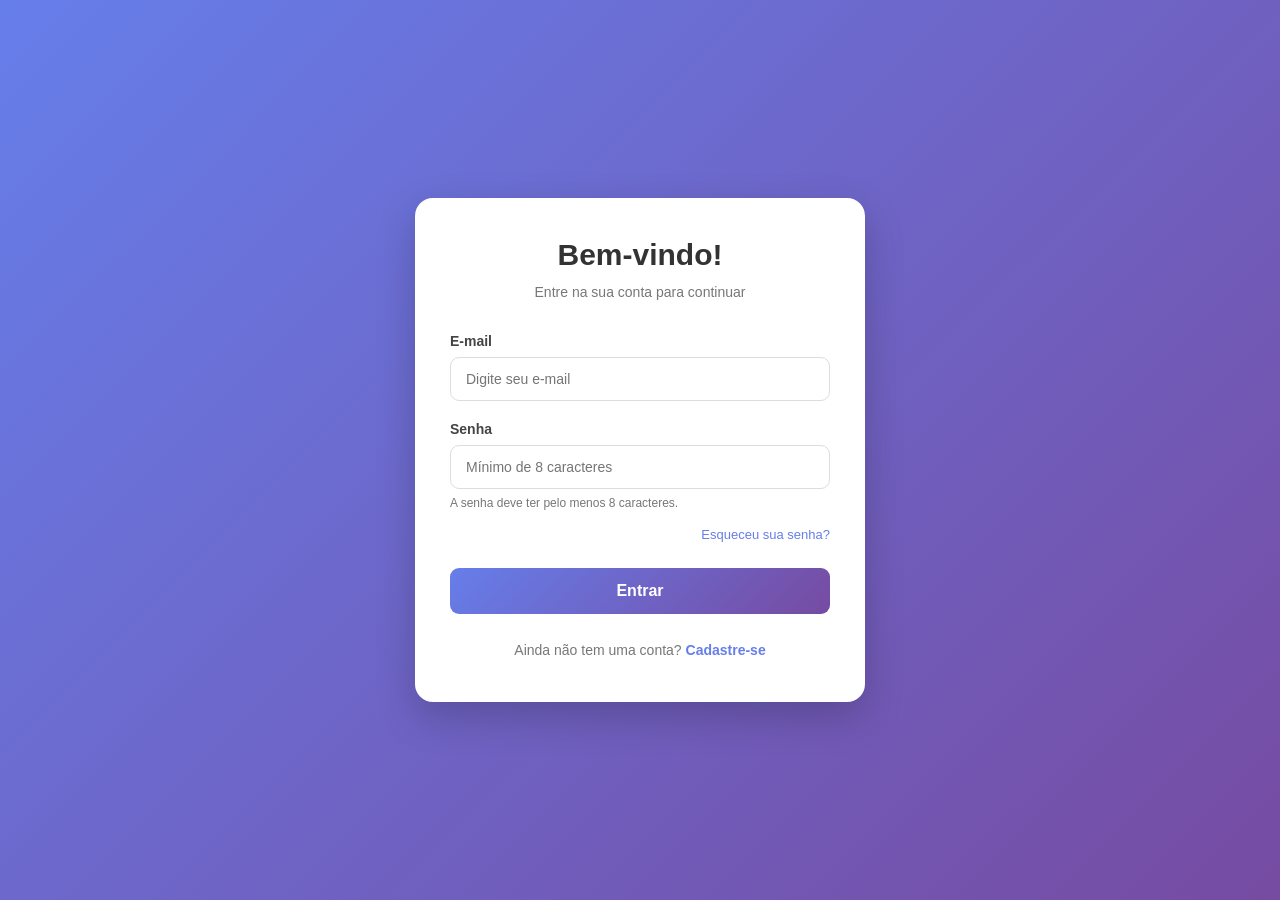
<file: trabalho de html andre wagner/index.html>
<!DOCTYPE html>
<html lang="pt-BR">
<head>
    <meta charset="UTF-8">
    <meta name="viewport" content="width=device-width, initial-scale=1.0">
    <title>Login</title>
    <link rel="stylesheet" href="style.css">
    <script src="script.js" defer></script>
</head>
<body>

    <main class="container">
        <section class="form-box">

            <h1>Bem-vindo!</h1>
            <p class="subtitle">Entre na sua conta para continuar</p>

            <form action="#" method="post" data-tipo="login">

                <div class="input-group">
                    <label for="email-login">E-mail</label>
                    <input
                        type="email"
                        id="email-login"
                        name="email"
                        placeholder="Digite seu e-mail"
                        autocomplete="email"
                        required
                    >
                </div>

                <div class="input-group">
                    <label for="senha-login">Senha</label>
                    <input
                        type="password"
                        id="senha-login"
                        name="senha"
                        placeholder="Mínimo de 8 caracteres"
                        minlength="8"
                        autocomplete="current-password"
                        required
                    >
                    <small>A senha deve ter pelo menos 8 caracteres.</small>
                </div>

                <div class="forgot-password">
                    <a href="#" id="esqueceu-senha">Esqueceu sua senha?</a>
                </div>

                <button type="submit">Entrar</button>

            </form>

            <p id="mensagem" class="mensagem" role="alert" aria-live="polite" hidden></p>

            <p class="switch-text">
                Ainda não tem uma conta?
                <a href="cadastro.html">Cadastre-se</a>
            </p>

        </section>
    </main>

</body>
</html>
</file>
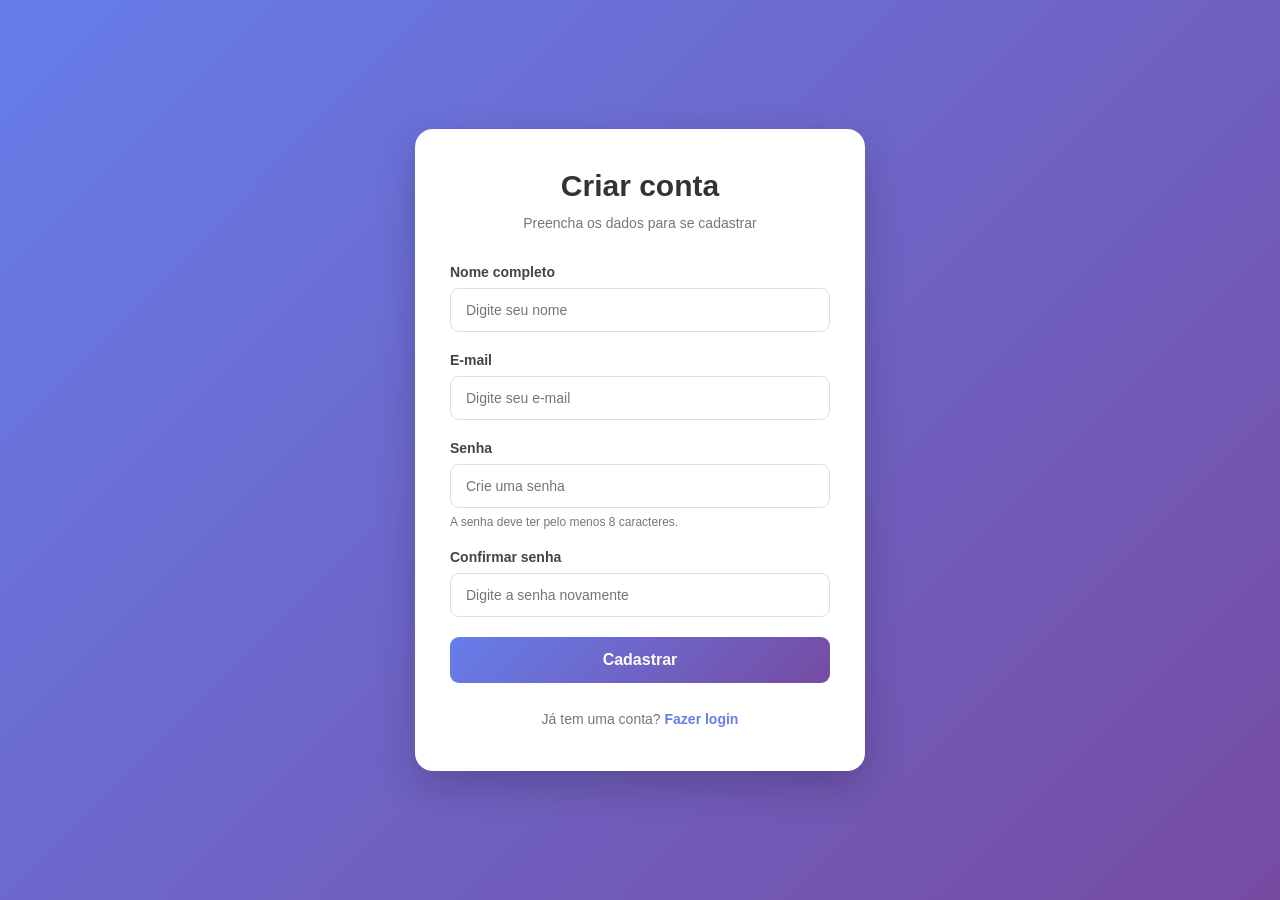
<file: trabalho de html andre wagner/cadastro.html>
<!DOCTYPE html>
<html lang="pt-BR">
<head>
    <meta charset="UTF-8">
    <meta name="viewport" content="width=device-width, initial-scale=1.0">
    <title>Cadastro</title>
    <link rel="stylesheet" href="style.css">
    <script src="script.js" defer></script>
</head>
<body>

    <main class="container">
        <section class="form-box">

            <h1>Criar conta</h1>
            <p class="subtitle">Preencha os dados para se cadastrar</p>

            <form action="#" method="post" data-tipo="cadastro">

                <div class="input-group">
                    <label for="nome">Nome completo</label>
                    <input
                        type="text"
                        id="nome"
                        name="nome"
                        placeholder="Digite seu nome"
                        autocomplete="name"
                        required
                    >
                </div>

                <div class="input-group">
                    <label for="email-cadastro">E-mail</label>
                    <input
                        type="email"
                        id="email-cadastro"
                        name="email"
                        placeholder="Digite seu e-mail"
                        autocomplete="email"
                        required
                    >
                </div>

                <div class="input-group">
                    <label for="senha-cadastro">Senha</label>
                    <input
                        type="password"
                        id="senha-cadastro"
                        name="senha"
                        placeholder="Crie uma senha"
                        minlength="8"
                        autocomplete="new-password"
                        required
                    >
                    <small>A senha deve ter pelo menos 8 caracteres.</small>
                </div>

                <div class="input-group">
                    <label for="confirmar-senha">Confirmar senha</label>
                    <input
                        type="password"
                        id="confirmar-senha"
                        name="confirmar-senha"
                        placeholder="Digite a senha novamente"
                        minlength="8"
                        autocomplete="new-password"
                        required
                    >
                </div>

                <button type="submit">Cadastrar</button>

            </form>

            <p id="mensagem" class="mensagem" role="alert" aria-live="polite" hidden></p>

            <p class="switch-text">
                Já tem uma conta?
                <a href="index.html">Fazer login</a>
            </p>

        </section>
    </main>

</body>
</html>
</file>
<file: trabalho de html andre wagner/style.css>
/* Configurações gerais */
* {
    margin: 0;
    padding: 0;
    box-sizing: border-box;
}

body {
    font-family: Arial, Helvetica, sans-serif;
    background: linear-gradient(135deg, #667eea, #764ba2);
    min-height: 100vh;
    display: flex;
    justify-content: center;
    align-items: center;
    padding: 20px;
}

/* Container principal */
.container {
    width: 100%;
    max-width: 450px;
}

/* Cartão do formulário */
.form-box {
    background-color: #ffffff;
    padding: 40px 35px;
    border-radius: 18px;
    box-shadow: 0 15px 40px rgba(0, 0, 0, 0.2);
}

/* Título */
.form-box h1 {
    color: #333333;
    font-size: 30px;
    text-align: center;
    margin-bottom: 10px;
}

/* Subtítulo */
.subtitle {
    color: #777777;
    font-size: 14px;
    text-align: center;
    margin-bottom: 30px;
    line-height: 1.5;
}

/* Campos do formulário */
.input-group {
    margin-bottom: 20px;
}

.input-group label {
    display: block;
    color: #444444;
    font-size: 14px;
    font-weight: bold;
    margin-bottom: 8px;
}

.input-group input {
    width: 100%;
    padding: 13px 15px;
    border: 1px solid #dddddd;
    border-radius: 9px;
    font-size: 14px;
    outline: none;
    transition: 0.3s;
}

/* Destaque ao selecionar um campo */
.input-group input:focus {
    border-color: #667eea;
    box-shadow: 0 0 0 3px rgba(102, 126, 234, 0.15);
}

/* Campos desativados */
.input-group input:disabled {
    background-color: #eeeeee;
    cursor: not-allowed;
}

/* Texto auxiliar da senha */
.input-group small {
    display: block;
    margin-top: 7px;
    color: #777777;
    font-size: 12px;
}

/* Recuperação de senha */
.forgot-password {
    text-align: right;
    margin-top: -5px;
    margin-bottom: 25px;
}

.forgot-password a {
    color: #667eea;
    font-size: 13px;
    text-decoration: none;
}

.forgot-password a:hover {
    text-decoration: underline;
}

/* Botão */
button {
    width: 100%;
    padding: 14px;
    background: linear-gradient(135deg, #667eea, #764ba2);
    color: #ffffff;
    border: none;
    border-radius: 9px;
    font-size: 16px;
    font-weight: bold;
    cursor: pointer;
    transition: 0.3s;
}

button:hover {
    opacity: 0.9;
    transform: translateY(-2px);
}

/* Botão desativado */
button:disabled {
    opacity: 0.5;
    cursor: not-allowed;
    transform: none;
}

/* Mensagens */
.mensagem {
    padding: 12px;
    margin-top: 18px;
    border-radius: 8px;
    font-size: 14px;
    line-height: 1.5;
    overflow-wrap: anywhere;
}

.mensagem[hidden] {
    display: none;
}

.mensagem.erro {
    color: #842029;
    background-color: #f8d7da;
    border: 1px solid #f5c2c7;
}

.mensagem.sucesso {
    color: #0f5132;
    background-color: #d1e7dd;
    border: 1px solid #badbcc;
}

/* Texto inferior */
.switch-text {
    text-align: center;
    color: #777777;
    font-size: 14px;
    margin-top: 25px;
    line-height: 1.6;
}

.switch-text a {
    color: #667eea;
    font-weight: bold;
    text-decoration: none;
}

.switch-text a:hover {
    text-decoration: underline;
}

/* Adaptação para celulares */
@media (max-width: 480px) {
    .form-box {
        padding: 30px 22px;
    }

    .form-box h1 {
        font-size: 26px;
    }
}
</file>
